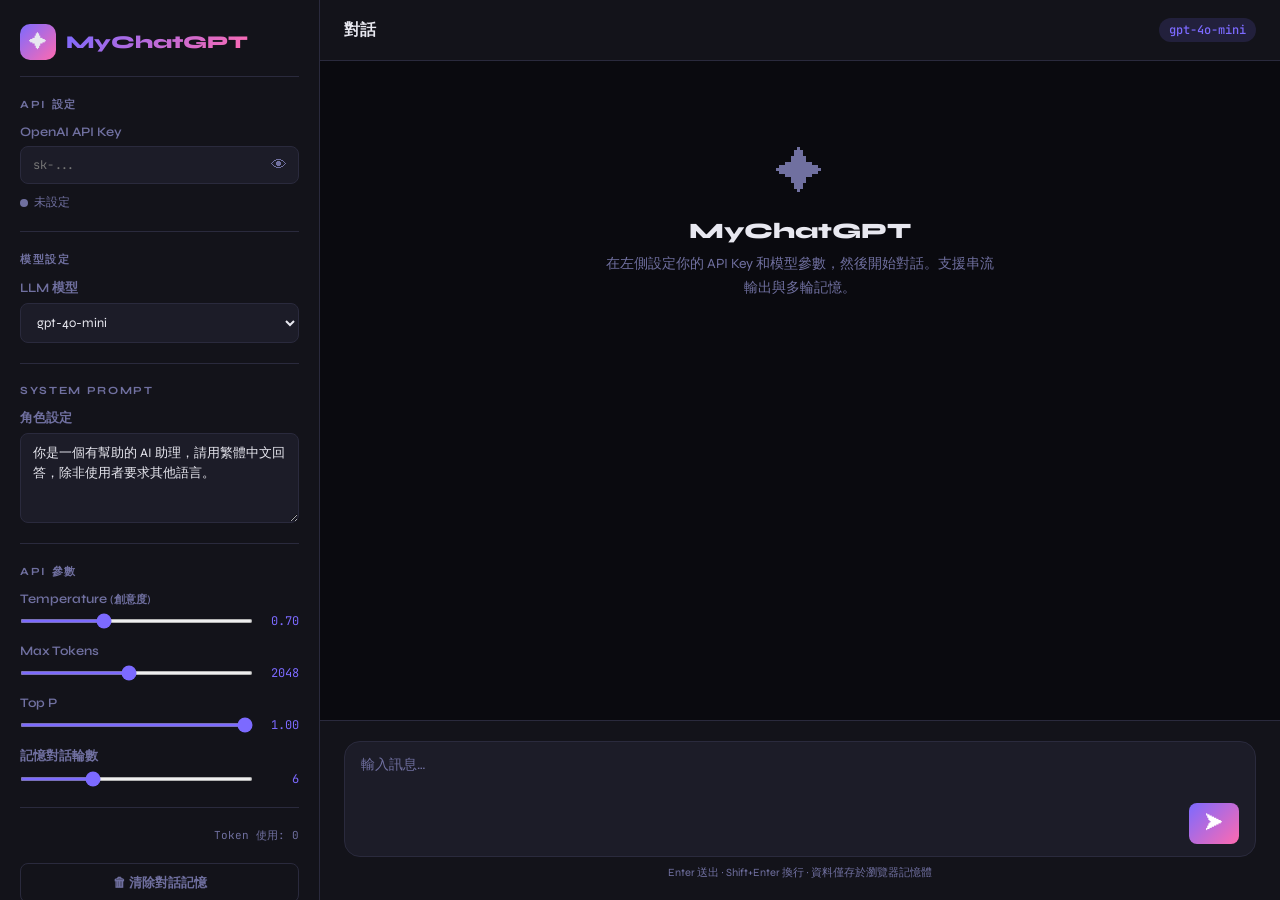
<file: hw1/index.html>
<!DOCTYPE html>
<html lang="zh-TW">
<head>
<meta charset="UTF-8">
<meta name="viewport" content="width=device-width, initial-scale=1.0">
<title>MyChatGPT</title>
<link href="https://fonts.googleapis.com/css2?family=Syne:wght@400;600;700;800&family=JetBrains+Mono:wght@400;500&display=swap" rel="stylesheet">
<style>
  :root {
    --bg: #0a0a0f;
    --surface: #13131a;
    --surface2: #1c1c28;
    --border: #2a2a3d;
    --accent: #7c6aff;
    --accent2: #ff6ab0;
    --text: #e8e8f0;
    --text-muted: #7070a0;
    --user-bubble: #1e1a3a;
    --assistant-bubble: #131320;
    --success: #4ade80;
    --warning: #fbbf24;
    --radius: 16px;
    --radius-sm: 8px;
    --sidebar-width: 320px;
  }

  * { box-sizing: border-box; margin: 0; padding: 0; }

  body {
    font-family: 'Syne', sans-serif;
    background: var(--bg);
    color: var(--text);
    height: 100vh;
    overflow: hidden;
    display: flex;
  }

  /* ── SIDEBAR ── */
  #sidebar {
    width: var(--sidebar-width);
    background: var(--surface);
    border-right: 1px solid var(--border);
    display: flex;
    flex-direction: column;
    padding: 24px 20px;
    gap: 20px;
    overflow-y: auto;
    transition: transform 0.3s ease;
    flex-shrink: 0;
  }

  .sidebar-header {
    display: flex;
    align-items: center;
    gap: 10px;
    padding-bottom: 16px;
    border-bottom: 1px solid var(--border);
  }

  .logo-icon {
    width: 36px; height: 36px;
    background: linear-gradient(135deg, var(--accent), var(--accent2));
    border-radius: 10px;
    display: flex; align-items: center; justify-content: center;
    font-size: 18px;
  }

  .logo-text {
    font-size: 18px; font-weight: 800;
    background: linear-gradient(135deg, var(--accent), var(--accent2));
    -webkit-background-clip: text;
    -webkit-text-fill-color: transparent;
    background-clip: text;
  }

  .section-label {
    font-size: 11px;
    font-weight: 700;
    letter-spacing: 0.15em;
    text-transform: uppercase;
    color: var(--text-muted);
    margin-bottom: 6px;
  }

  .field-group { display: flex; flex-direction: column; gap: 6px; }

  label { font-size: 13px; color: var(--text-muted); font-weight: 600; }

  select, input[type="text"], input[type="number"], input[type="password"], textarea {
    background: var(--surface2);
    border: 1px solid var(--border);
    border-radius: var(--radius-sm);
    color: var(--text);
    font-family: 'Syne', sans-serif;
    font-size: 13px;
    padding: 10px 12px;
    width: 100%;
    outline: none;
    transition: border-color 0.2s, box-shadow 0.2s;
  }
  select:focus, input:focus, textarea:focus {
    border-color: var(--accent);
    box-shadow: 0 0 0 3px rgba(124,106,255,0.15);
  }

  textarea { resize: vertical; min-height: 90px; line-height: 1.5; }

  .api-key-wrapper { position: relative; }
  .api-key-wrapper input { padding-right: 40px; font-family: 'JetBrains Mono', monospace; font-size: 12px; }
  .toggle-key {
    position: absolute; right: 10px; top: 50%; transform: translateY(-50%);
    background: none; border: none; cursor: pointer; color: var(--text-muted);
    font-size: 16px; padding: 2px;
  }

  .range-row {
    display: flex; align-items: center; gap: 10px;
  }
  .range-row input[type="range"] {
    flex: 1; height: 4px; padding: 0; border: none; background: transparent;
    accent-color: var(--accent); cursor: pointer;
  }
  .range-val {
    font-family: 'JetBrains Mono', monospace;
    font-size: 12px; color: var(--accent);
    min-width: 36px; text-align: right;
  }

  .clear-btn {
    background: transparent;
    border: 1px solid var(--border);
    border-radius: var(--radius-sm);
    color: var(--text-muted);
    padding: 10px;
    cursor: pointer;
    font-family: 'Syne', sans-serif;
    font-size: 13px;
    font-weight: 600;
    text-align: center;
    transition: all 0.2s;
  }
  .clear-btn:hover {
    border-color: var(--accent2);
    color: var(--accent2);
    background: rgba(255,106,176,0.08);
  }

  .status-dot {
    width: 8px; height: 8px;
    border-radius: 50%;
    background: var(--text-muted);
    display: inline-block;
    margin-right: 6px;
    transition: background 0.3s;
  }
  .status-dot.ok { background: var(--success); box-shadow: 0 0 8px var(--success); }
  .status-dot.err { background: #f87171; box-shadow: 0 0 8px #f87171; }
  .status-text { font-size: 12px; color: var(--text-muted); }

  /* ── MAIN CHAT ── */
  #main {
    flex: 1;
    display: flex;
    flex-direction: column;
    overflow: hidden;
  }

  #chat-header {
    padding: 18px 24px;
    border-bottom: 1px solid var(--border);
    display: flex;
    align-items: center;
    justify-content: space-between;
    background: var(--surface);
  }

  #chat-header h2 { font-size: 16px; font-weight: 700; color: var(--text); }
  #model-display {
    font-size: 12px;
    background: rgba(124,106,255,0.15);
    color: var(--accent);
    padding: 4px 10px;
    border-radius: 20px;
    font-family: 'JetBrains Mono', monospace;
    font-weight: 500;
  }

  #messages {
    flex: 1;
    overflow-y: auto;
    padding: 24px;
    display: flex;
    flex-direction: column;
    gap: 20px;
    scroll-behavior: smooth;
  }

  #messages::-webkit-scrollbar { width: 6px; }
  #messages::-webkit-scrollbar-track { background: transparent; }
  #messages::-webkit-scrollbar-thumb { background: var(--border); border-radius: 3px; }

  .welcome {
    text-align: center;
    padding: 60px 20px;
    color: var(--text-muted);
  }
  .welcome .big-icon { font-size: 48px; margin-bottom: 16px; }
  .welcome h3 { font-size: 22px; font-weight: 800; color: var(--text); margin-bottom: 8px; }
  .welcome p { font-size: 14px; line-height: 1.7; max-width: 400px; margin: 0 auto; }

  .msg {
    display: flex;
    gap: 14px;
    max-width: 800px;
    animation: fadeIn 0.3s ease;
  }
  @keyframes fadeIn { from { opacity: 0; transform: translateY(10px); } to { opacity: 1; transform: translateY(0); } }

  .msg.user { margin-left: auto; flex-direction: row-reverse; }

  .avatar {
    width: 36px; height: 36px; border-radius: 10px;
    display: flex; align-items: center; justify-content: center;
    font-size: 16px; flex-shrink: 0;
  }
  .user .avatar { background: linear-gradient(135deg, var(--accent), var(--accent2)); }
  .assistant .avatar { background: var(--surface2); border: 1px solid var(--border); }

  .bubble {
    padding: 14px 18px;
    border-radius: var(--radius);
    font-size: 14px;
    line-height: 1.75;
    max-width: calc(100% - 50px);
    word-break: break-word;
  }
  .user .bubble {
    background: var(--user-bubble);
    border: 1px solid rgba(124,106,255,0.3);
    border-top-right-radius: 4px;
  }
  .assistant .bubble {
    background: var(--assistant-bubble);
    border: 1px solid var(--border);
    border-top-left-radius: 4px;
  }

  .bubble code {
    font-family: 'JetBrains Mono', monospace;
    background: rgba(255,255,255,0.06);
    padding: 2px 6px;
    border-radius: 4px;
    font-size: 12px;
    color: #a78bfa;
  }

  .bubble pre {
    background: #0d0d18;
    border: 1px solid var(--border);
    border-radius: var(--radius-sm);
    padding: 14px;
    overflow-x: auto;
    margin: 10px 0;
  }
  .bubble pre code {
    background: none; padding: 0;
    font-size: 12px; color: #c4b5fd;
  }

  .cursor {
    display: inline-block;
    width: 2px; height: 16px;
    background: var(--accent);
    border-radius: 1px;
    animation: blink 0.7s steps(1) infinite;
    vertical-align: middle;
    margin-left: 2px;
  }
  @keyframes blink { 0%, 100% { opacity: 1; } 50% { opacity: 0; } }

  /* ── INPUT AREA ── */
  #input-area {
    padding: 20px 24px;
    background: var(--surface);
    border-top: 1px solid var(--border);
  }

  #input-row {
    display: flex;
    gap: 12px;
    align-items: flex-end;
    background: var(--surface2);
    border: 1px solid var(--border);
    border-radius: var(--radius);
    padding: 12px 16px;
    transition: border-color 0.2s, box-shadow 0.2s;
  }
  #input-row:focus-within {
    border-color: var(--accent);
    box-shadow: 0 0 0 3px rgba(124,106,255,0.12);
  }

  #user-input {
    flex: 1;
    background: transparent;
    border: none;
    color: var(--text);
    font-family: 'Syne', sans-serif;
    font-size: 14px;
    resize: none;
    outline: none;
    max-height: 180px;
    line-height: 1.6;
    padding: 0;
  }
  #user-input::placeholder { color: var(--text-muted); }

  #send-btn {
    background: linear-gradient(135deg, var(--accent), var(--accent2));
    border: none;
    border-radius: var(--radius-sm);
    color: white;
    cursor: pointer;
    padding: 10px 16px;
    font-size: 18px;
    transition: opacity 0.2s, transform 0.15s;
    flex-shrink: 0;
    display: flex; align-items: center; justify-content: center;
  }
  #send-btn:hover { opacity: 0.9; transform: scale(1.05); }
  #send-btn:disabled { opacity: 0.4; cursor: not-allowed; transform: none; }

  #input-hint {
    font-size: 11px; color: var(--text-muted);
    margin-top: 8px; text-align: center;
  }

  /* ── MOBILE TOGGLE ── */
  #sidebar-toggle {
    display: none;
    background: none; border: none;
    color: var(--text); font-size: 22px; cursor: pointer;
  }

  @media (max-width: 768px) {
    #sidebar {
      position: fixed; left: 0; top: 0; bottom: 0; z-index: 100;
      transform: translateX(-100%);
    }
    #sidebar.open { transform: translateX(0); }
    #sidebar-toggle { display: block; }
    #overlay {
      display: none;
      position: fixed; inset: 0; z-index: 99;
      background: rgba(0,0,0,0.6);
    }
    #overlay.show { display: block; }
  }

  .divider {
    border: none;
    border-top: 1px solid var(--border);
  }

  /* Token counter */
  #token-info {
    font-size: 11px; color: var(--text-muted);
    font-family: 'JetBrains Mono', monospace;
    text-align: right;
  }
</style>
</head>
<body>

<div id="overlay" onclick="closeSidebar()"></div>

<!-- SIDEBAR -->
<aside id="sidebar">
  <div class="sidebar-header">
    <div class="logo-icon">✦</div>
    <span class="logo-text">MyChatGPT</span>
  </div>

  <!-- API KEY -->
  <div class="field-group">
    <div class="section-label">API 設定</div>
    <label>OpenAI API Key</label>
    <div class="api-key-wrapper">
      <input type="password" id="api-key" placeholder="sk-..." autocomplete="off">
      <button class="toggle-key" onclick="toggleKey()" title="顯示/隱藏">👁</button>
    </div>
    <div style="display:flex;align-items:center;margin-top:4px;">
      <span class="status-dot" id="key-dot"></span>
      <span class="status-text" id="key-status">未設定</span>
    </div>
  </div>

  <hr class="divider">

  <!-- MODEL -->
  <div class="field-group">
    <div class="section-label">模型設定</div>
    <label>LLM 模型</label>
    <select id="model-select" onchange="updateModelDisplay()">
      <optgroup label="GPT-4o 系列">
        <option value="gpt-4o">gpt-4o</option>
        <option value="gpt-4o-mini" selected>gpt-4o-mini</option>
        <option value="gpt-4o-2024-11-20">gpt-4o-2024-11-20</option>
      </optgroup>
      <optgroup label="GPT-4 系列">
        <option value="gpt-4-turbo">gpt-4-turbo</option>
        <option value="gpt-4">gpt-4</option>
      </optgroup>
      <optgroup label="GPT-3.5 系列">
        <option value="gpt-3.5-turbo">gpt-3.5-turbo</option>
      </optgroup>
      <optgroup label="o 系列 (Reasoning)">
        <option value="o1-mini">o1-mini</option>
        <option value="o3-mini">o3-mini</option>
      </optgroup>
    </select>
  </div>

  <hr class="divider">

  <!-- SYSTEM PROMPT -->
  <div class="field-group">
    <div class="section-label">System Prompt</div>
    <label>角色設定</label>
    <textarea id="system-prompt" placeholder="你是一個有幫助的 AI 助理...">你是一個有幫助的 AI 助理，請用繁體中文回答，除非使用者要求其他語言。</textarea>
  </div>

  <hr class="divider">

  <!-- API PARAMS -->
  <div class="field-group">
    <div class="section-label">API 參數</div>

    <label>Temperature <span style="font-size:11px;color:var(--text-muted)">(創意度)</span></label>
    <div class="range-row">
      <input type="range" id="temperature" min="0" max="2" step="0.05" value="0.7"
        oninput="document.getElementById('temp-val').textContent=parseFloat(this.value).toFixed(2)">
      <span class="range-val" id="temp-val">0.70</span>
    </div>

    <label style="margin-top:8px">Max Tokens</label>
    <div class="range-row">
      <input type="range" id="max-tokens" min="256" max="4096" step="256" value="2048"
        oninput="document.getElementById('tok-val').textContent=this.value">
      <span class="range-val" id="tok-val">2048</span>
    </div>

    <label style="margin-top:8px">Top P</label>
    <div class="range-row">
      <input type="range" id="top-p" min="0" max="1" step="0.05" value="1"
        oninput="document.getElementById('topp-val').textContent=parseFloat(this.value).toFixed(2)">
      <span class="range-val" id="topp-val">1.00</span>
    </div>

    <label style="margin-top:8px">記憶對話輪數</label>
    <div class="range-row">
      <input type="range" id="memory-turns" min="0" max="20" step="1" value="6"
        oninput="document.getElementById('mem-val').textContent=this.value">
      <span class="range-val" id="mem-val">6</span>
    </div>
  </div>

  <hr class="divider">

  <!-- ACTIONS -->
  <div id="token-info">Token 使用: <span id="token-count">0</span></div>
  <button class="clear-btn" onclick="clearChat()">🗑 清除對話記憶</button>
</aside>

<!-- MAIN -->
<main id="main">
  <header id="chat-header">
    <div style="display:flex;align-items:center;gap:12px;">
      <button id="sidebar-toggle" onclick="openSidebar()">☰</button>
      <h2>對話</h2>
    </div>
    <div id="model-display">gpt-4o-mini</div>
  </header>

  <div id="messages">
    <div class="welcome" id="welcome-msg">
      <div class="big-icon">✦</div>
      <h3>MyChatGPT</h3>
      <p>在左側設定你的 API Key 和模型參數，然後開始對話。支援串流輸出與多輪記憶。</p>
    </div>
  </div>

  <div id="input-area">
    <div id="input-row">
      <textarea id="user-input" rows="1" placeholder="輸入訊息…"
        oninput="autoResize(this)"
        onkeydown="handleKey(event)"></textarea>
      <button id="send-btn" onclick="sendMessage()" title="送出 (Enter)">➤</button>
    </div>
    <div id="input-hint">Enter 送出 ∙ Shift+Enter 換行 ∙ 資料僅存於瀏覽器記憶體</div>
  </div>
</main>

<script>
// ── STATE ──
let conversationHistory = [];
let totalTokens = 0;
let isStreaming = false;

// ── API KEY ──
function toggleKey() {
  const el = document.getElementById('api-key');
  el.type = el.type === 'password' ? 'text' : 'password';
}

document.getElementById('api-key').addEventListener('input', function() {
  const dot = document.getElementById('key-dot');
  const status = document.getElementById('key-status');
  if (this.value.startsWith('sk-') && this.value.length > 20) {
    dot.className = 'status-dot ok';
    status.textContent = '已設定';
  } else if (this.value.length > 0) {
    dot.className = 'status-dot err';
    status.textContent = '格式可能有誤';
  } else {
    dot.className = 'status-dot';
    status.textContent = '未設定';
  }
});

// ── MODEL DISPLAY ──
function updateModelDisplay() {
  document.getElementById('model-display').textContent =
    document.getElementById('model-select').value;
}

// ── TEXTAREA AUTO RESIZE ──
function autoResize(el) {
  el.style.height = 'auto';
  el.style.height = Math.min(el.scrollHeight, 180) + 'px';
}

// ── KEYBOARD ──
function handleKey(e) {
  if (e.key === 'Enter' && !e.shiftKey) {
    e.preventDefault();
    sendMessage();
  }
}

// ── CLEAR ──
function clearChat() {
  conversationHistory = [];
  totalTokens = 0;
  document.getElementById('token-count').textContent = '0';
  const msgs = document.getElementById('messages');
  msgs.innerHTML = `
    <div class="welcome" id="welcome-msg">
      <div class="big-icon">✦</div>
      <h3>MyChatGPT</h3>
      <p>對話已清除。重新開始新的對話吧！</p>
    </div>`;
}

// ── RENDER MESSAGE ──
function addMessage(role, content, streaming = false) {
  const welcome = document.getElementById('welcome-msg');
  if (welcome) welcome.remove();

  const msgs = document.getElementById('messages');
  const div = document.createElement('div');
  div.className = `msg ${role}`;
  div.id = streaming ? 'streaming-msg' : undefined;

  const avatar = document.createElement('div');
  avatar.className = 'avatar';
  avatar.textContent = role === 'user' ? '👤' : '✦';

  const bubble = document.createElement('div');
  bubble.className = 'bubble';

  if (streaming) {
    bubble.innerHTML = '<span class="cursor"></span>';
  } else {
    bubble.innerHTML = formatContent(content);
  }

  div.appendChild(avatar);
  div.appendChild(bubble);
  msgs.appendChild(div);
  msgs.scrollTop = msgs.scrollHeight;
  return { div, bubble };
}

function formatContent(text) {
  // Code blocks
  text = text.replace(/```(\w*)\n?([\s\S]*?)```/g, (_, lang, code) =>
    `<pre><code>${escapeHtml(code.trim())}</code></pre>`);
  // Inline code
  text = text.replace(/`([^`]+)`/g, (_, code) => `<code>${escapeHtml(code)}</code>`);
  // Bold
  text = text.replace(/\*\*(.*?)\*\*/g, '<strong>$1</strong>');
  // Newlines
  text = text.replace(/\n/g, '<br>');
  return text;
}

function escapeHtml(s) {
  return s.replace(/&/g,'&amp;').replace(/</g,'&lt;').replace(/>/g,'&gt;');
}

// ── SEND ──
async function sendMessage() {
  if (isStreaming) return;

  const apiKey = document.getElementById('api-key').value.trim();
  if (!apiKey) {
    alert('請先在左側設定 OpenAI API Key！');
    return;
  }

  const input = document.getElementById('user-input');
  const userText = input.value.trim();
  if (!userText) return;

  input.value = '';
  input.style.height = 'auto';
  document.getElementById('send-btn').disabled = true;
  isStreaming = true;

  // Add user message to UI & history
  addMessage('user', userText);
  conversationHistory.push({ role: 'user', content: userText });

  // Trim history to memory window
  const memoryTurns = parseInt(document.getElementById('memory-turns').value);
  const maxMsgs = memoryTurns * 2;
  if (conversationHistory.length > maxMsgs && maxMsgs > 0) {
    conversationHistory = conversationHistory.slice(-maxMsgs);
  }

  // Build messages
  const systemPrompt = document.getElementById('system-prompt').value.trim();
  const messages = [];
  if (systemPrompt) messages.push({ role: 'system', content: systemPrompt });
  messages.push(...conversationHistory);

  // Params
  const model = document.getElementById('model-select').value;
  const temperature = parseFloat(document.getElementById('temperature').value);
  const max_tokens = parseInt(document.getElementById('max-tokens').value);
  const top_p = parseFloat(document.getElementById('top-p').value);

  // Add streaming bubble
  const streamMsg = document.createElement('div');
  streamMsg.className = 'msg assistant';
  const streamAvatar = document.createElement('div');
  streamAvatar.className = 'avatar';
  streamAvatar.textContent = '✦';
  const streamBubble = document.createElement('div');
  streamBubble.className = 'bubble';
  streamBubble.innerHTML = '<span class="cursor"></span>';
  streamMsg.appendChild(streamAvatar);
  streamMsg.appendChild(streamBubble);
  document.getElementById('messages').appendChild(streamMsg);

  let fullText = '';

  try {
    const body = { model, messages, stream: true, max_tokens };
    // o1/o3 don't support temperature / top_p
    if (!model.startsWith('o1') && !model.startsWith('o3')) {
      body.temperature = temperature;
      body.top_p = top_p;
    }

    const resp = await fetch('https://api.openai.com/v1/chat/completions', {
      method: 'POST',
      headers: {
        'Content-Type': 'application/json',
        'Authorization': `Bearer ${apiKey}`
      },
      body: JSON.stringify(body)
    });

    if (!resp.ok) {
      const err = await resp.json();
      throw new Error(err.error?.message || `HTTP ${resp.status}`);
    }

    const reader = resp.body.getReader();
    const decoder = new TextDecoder();

    while (true) {
      const { done, value } = await reader.read();
      if (done) break;
      const chunk = decoder.decode(value, { stream: true });
      const lines = chunk.split('\n');

      for (const line of lines) {
        if (!line.startsWith('data: ')) continue;
        const data = line.slice(6);
        if (data === '[DONE]') break;
        try {
          const parsed = JSON.parse(data);
          const delta = parsed.choices?.[0]?.delta?.content;
          if (delta) {
            fullText += delta;
            streamBubble.innerHTML = formatContent(fullText) + '<span class="cursor"></span>';
            document.getElementById('messages').scrollTop = 999999;
          }
          // Token usage (if returned)
          if (parsed.usage) {
            totalTokens += parsed.usage.total_tokens || 0;
            document.getElementById('token-count').textContent = totalTokens;
          }
        } catch {}
      }
    }

    // Finalize
    streamBubble.innerHTML = formatContent(fullText);
    conversationHistory.push({ role: 'assistant', content: fullText });

  } catch (err) {
    streamBubble.innerHTML = `<span style="color:#f87171">⚠ 錯誤：${err.message}</span>`;
  }

  document.getElementById('send-btn').disabled = false;
  isStreaming = false;
}

// ── MOBILE SIDEBAR ──
function openSidebar() {
  document.getElementById('sidebar').classList.add('open');
  document.getElementById('overlay').classList.add('show');
}
function closeSidebar() {
  document.getElementById('sidebar').classList.remove('open');
  document.getElementById('overlay').classList.remove('show');
}
</script>
</body>
</html>
</file>
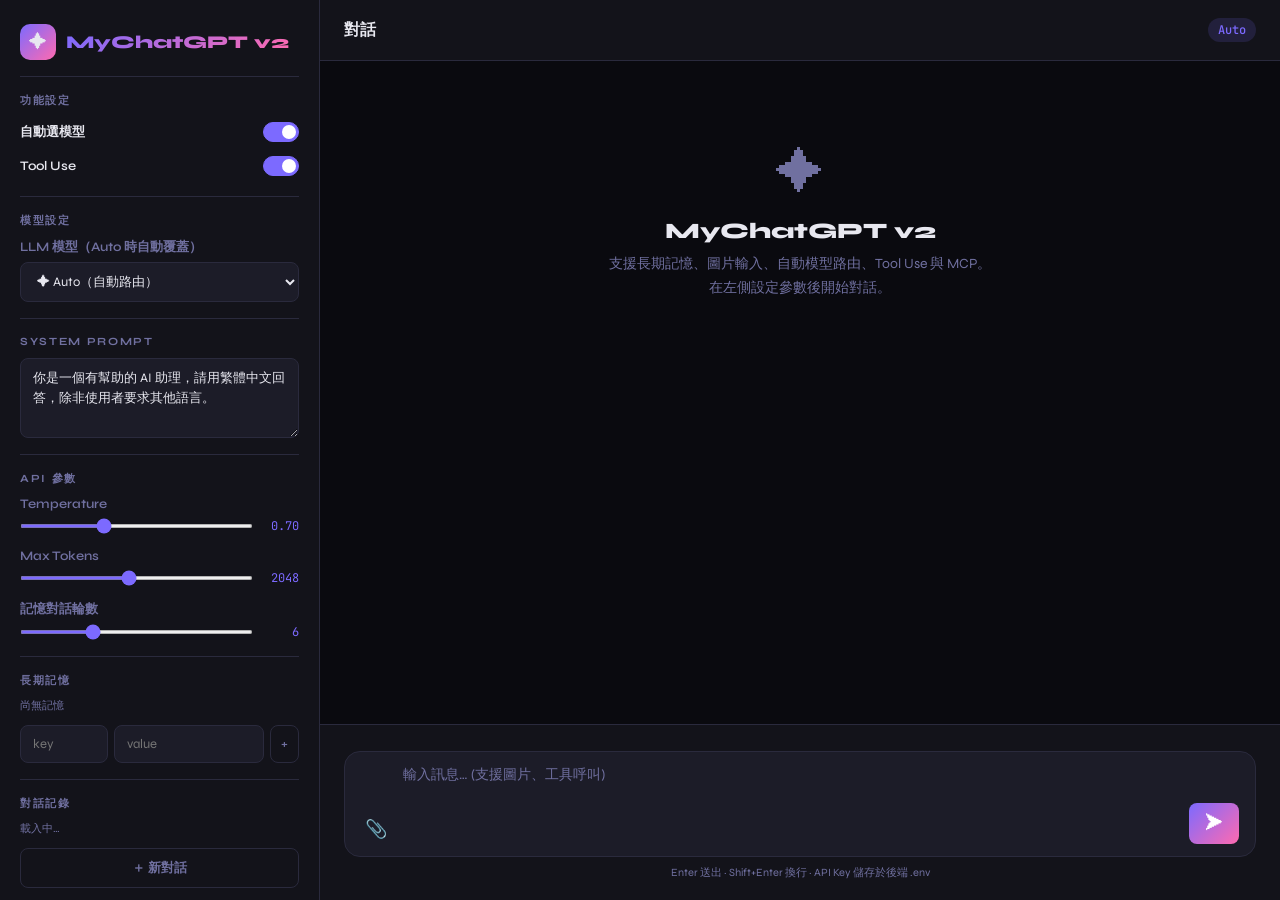
<file: hw2/frontend/index.html>
<!DOCTYPE html>
<html lang="zh-TW">
<head>
<meta charset="UTF-8">
<meta name="viewport" content="width=device-width, initial-scale=1.0">
<title>MyChatGPT v2</title>
<link href="https://fonts.googleapis.com/css2?family=Syne:wght@400;600;700;800&family=JetBrains+Mono:wght@400;500&display=swap" rel="stylesheet">
<link rel="stylesheet" href="style.css">
</head>
<body>

<div id="overlay" onclick="closeSidebar()"></div>

<!-- SIDEBAR -->
<aside id="sidebar">
  <div class="sidebar-header">
    <div class="logo-icon">✦</div>
    <span class="logo-text">MyChatGPT v2</span>
  </div>

  <!-- 功能開關 -->
  <div class="field-group">
    <div class="section-label">功能設定</div>
    <div class="toggle-row">
      <label for="toggle-auto-route">自動選模型</label>
      <label class="toggle">
        <input type="checkbox" id="toggle-auto-route" checked>
        <span class="toggle-slider"></span>
      </label>
    </div>
    <div class="toggle-row">
      <label for="toggle-tools">Tool Use</label>
      <label class="toggle">
        <input type="checkbox" id="toggle-tools" checked>
        <span class="toggle-slider"></span>
      </label>
    </div>
  </div>

  <hr class="divider">

  <!-- 模型設定 -->
  <div class="field-group">
    <div class="section-label">模型設定</div>
    <label>LLM 模型（Auto 時自動覆蓋）</label>
    <select id="model-select">
      <option value="auto" selected>✦ Auto（自動路由）</option>
      <optgroup label="GPT-4o 系列">
        <option value="gpt-4o">gpt-4o</option>
        <option value="gpt-4o-mini">gpt-4o-mini</option>
      </optgroup>
      <optgroup label="o 系列 (Reasoning)">
        <option value="o3-mini">o3-mini</option>
        <option value="o1-mini">o1-mini</option>
      </optgroup>
      <optgroup label="GPT-3.5">
        <option value="gpt-3.5-turbo">gpt-3.5-turbo</option>
      </optgroup>
    </select>
  </div>

  <hr class="divider">

  <!-- System Prompt -->
  <div class="field-group">
    <div class="section-label">System Prompt</div>
    <textarea id="system-prompt">你是一個有幫助的 AI 助理，請用繁體中文回答，除非使用者要求其他語言。</textarea>
  </div>

  <hr class="divider">

  <!-- API 參數 -->
  <div class="field-group">
    <div class="section-label">API 參數</div>

    <label>Temperature</label>
    <div class="range-row">
      <input type="range" id="temperature" min="0" max="2" step="0.05" value="0.7"
        oninput="document.getElementById('temp-val').textContent=parseFloat(this.value).toFixed(2)">
      <span class="range-val" id="temp-val">0.70</span>
    </div>

    <label style="margin-top:8px">Max Tokens</label>
    <div class="range-row">
      <input type="range" id="max-tokens" min="256" max="4096" step="256" value="2048"
        oninput="document.getElementById('tok-val').textContent=this.value">
      <span class="range-val" id="tok-val">2048</span>
    </div>

    <label style="margin-top:8px">記憶對話輪數</label>
    <div class="range-row">
      <input type="range" id="memory-turns" min="0" max="20" step="1" value="6"
        oninput="document.getElementById('mem-val').textContent=this.value">
      <span class="range-val" id="mem-val">6</span>
    </div>
  </div>

  <hr class="divider">

  <!-- Long-term Memory -->
  <div class="field-group">
    <div class="section-label">長期記憶</div>
    <div class="memory-list" id="memory-list">
      <span style="font-size:11px;color:var(--text-muted)">載入中…</span>
    </div>
    <div style="display:flex;gap:6px;margin-top:6px">
      <input type="text" id="mem-key-input" placeholder="key" style="flex:1">
      <input type="text" id="mem-val-input" placeholder="value" style="flex:2">
      <button class="clear-btn" style="width:auto;padding:8px 10px" onclick="addMemory()">+</button>
    </div>
  </div>

  <hr class="divider">

  <!-- 過去對話 -->
  <div class="field-group">
    <div class="section-label">對話記錄</div>
    <div class="conv-list" id="conv-list">
      <span style="font-size:11px;color:var(--text-muted)">載入中…</span>
    </div>
    <button class="clear-btn" style="margin-top:6px" onclick="newChat()">＋ 新對話</button>
  </div>

  <hr class="divider">

  <div id="token-info">Token 使用：<span id="token-count">0</span></div>
  <button class="clear-btn" onclick="clearCurrentChat()">🗑 清除目前對話</button>
</aside>

<!-- MAIN -->
<main id="main">
  <header id="chat-header">
    <div style="display:flex;align-items:center;gap:12px;">
      <button id="sidebar-toggle" onclick="openSidebar()">☰</button>
      <h2>對話</h2>
    </div>
    <div id="model-badge">
      <span id="model-badge-text">Auto</span>
      <div class="model-reason-tooltip" id="model-reason-tooltip">選擇模型中…</div>
    </div>
  </header>

  <div id="messages">
    <div class="welcome" id="welcome-msg">
      <div class="big-icon">✦</div>
      <h3>MyChatGPT v2</h3>
      <p>支援長期記憶、圖片輸入、自動模型路由、Tool Use 與 MCP。<br>在左側設定參數後開始對話。</p>
    </div>
  </div>

  <div id="input-area">
    <div id="image-preview-strip"></div>
    <div id="input-row">
      <button id="attach-btn" title="附加圖片" onclick="triggerImageUpload()">📎</button>
      <input type="file" id="image-file-input" accept="image/*" multiple style="display:none">
      <textarea id="user-input" rows="1" placeholder="輸入訊息… (支援圖片、工具呼叫)"></textarea>
      <button id="send-btn" title="送出 (Enter)">➤</button>
    </div>
    <div id="input-hint">Enter 送出 · Shift+Enter 換行 · API Key 儲存於後端 .env</div>
  </div>
</main>

<script type="module" src="js/app.js"></script>
</body>
</html>
</file>
<file: hw2/frontend/style.css>
/* ── CSS Variables ── */
:root {
  --bg: #0a0a0f;
  --surface: #13131a;
  --surface2: #1c1c28;
  --border: #2a2a3d;
  --accent: #7c6aff;
  --accent2: #ff6ab0;
  --text: #e8e8f0;
  --text-muted: #7070a0;
  --user-bubble: #1e1a3a;
  --assistant-bubble: #131320;
  --success: #4ade80;
  --warning: #fbbf24;
  --radius: 16px;
  --radius-sm: 8px;
  --sidebar-width: 320px;
}

* { box-sizing: border-box; margin: 0; padding: 0; }

body {
  font-family: 'Syne', sans-serif;
  background: var(--bg);
  color: var(--text);
  height: 100vh;
  overflow: hidden;
  display: flex;
}

/* ── SIDEBAR ── */
#sidebar {
  width: var(--sidebar-width);
  background: var(--surface);
  border-right: 1px solid var(--border);
  display: flex;
  flex-direction: column;
  padding: 24px 20px;
  gap: 16px;
  overflow-y: auto;
  transition: transform 0.3s ease;
  flex-shrink: 0;
}

.sidebar-header {
  display: flex;
  align-items: center;
  gap: 10px;
  padding-bottom: 16px;
  border-bottom: 1px solid var(--border);
}

.logo-icon {
  width: 36px; height: 36px;
  background: linear-gradient(135deg, var(--accent), var(--accent2));
  border-radius: 10px;
  display: flex; align-items: center; justify-content: center;
  font-size: 18px;
}

.logo-text {
  font-size: 18px; font-weight: 800;
  background: linear-gradient(135deg, var(--accent), var(--accent2));
  -webkit-background-clip: text;
  -webkit-text-fill-color: transparent;
  background-clip: text;
}

.section-label {
  font-size: 11px;
  font-weight: 700;
  letter-spacing: 0.15em;
  text-transform: uppercase;
  color: var(--text-muted);
  margin-bottom: 4px;
}

.field-group { display: flex; flex-direction: column; gap: 6px; }

label { font-size: 13px; color: var(--text-muted); font-weight: 600; }

select, input[type="text"], input[type="number"], textarea {
  background: var(--surface2);
  border: 1px solid var(--border);
  border-radius: var(--radius-sm);
  color: var(--text);
  font-family: 'Syne', sans-serif;
  font-size: 13px;
  padding: 10px 12px;
  width: 100%;
  outline: none;
  transition: border-color 0.2s, box-shadow 0.2s;
}
select:focus, input:focus, textarea:focus {
  border-color: var(--accent);
  box-shadow: 0 0 0 3px rgba(124,106,255,0.15);
}

textarea { resize: vertical; min-height: 80px; line-height: 1.5; }

.range-row {
  display: flex; align-items: center; gap: 10px;
}
.range-row input[type="range"] {
  flex: 1; height: 4px; padding: 0; border: none; background: transparent;
  accent-color: var(--accent); cursor: pointer;
}
.range-val {
  font-family: 'JetBrains Mono', monospace;
  font-size: 12px; color: var(--accent);
  min-width: 36px; text-align: right;
}

.clear-btn {
  background: transparent;
  border: 1px solid var(--border);
  border-radius: var(--radius-sm);
  color: var(--text-muted);
  padding: 10px;
  cursor: pointer;
  font-family: 'Syne', sans-serif;
  font-size: 13px;
  font-weight: 600;
  text-align: center;
  transition: all 0.2s;
  width: 100%;
}
.clear-btn:hover {
  border-color: var(--accent2);
  color: var(--accent2);
  background: rgba(255,106,176,0.08);
}

.divider { border: none; border-top: 1px solid var(--border); }

/* ── Conversation History ── */
.conv-list { display: flex; flex-direction: column; gap: 4px; }

.conv-item {
  display: flex;
  align-items: center;
  justify-content: space-between;
  padding: 8px 10px;
  border-radius: var(--radius-sm);
  cursor: pointer;
  font-size: 12px;
  color: var(--text-muted);
  transition: all 0.15s;
  border: 1px solid transparent;
}
.conv-item:hover { background: var(--surface2); color: var(--text); }
.conv-item.active {
  background: rgba(124,106,255,0.12);
  border-color: rgba(124,106,255,0.3);
  color: var(--accent);
}
.conv-item-title { flex: 1; overflow: hidden; text-overflow: ellipsis; white-space: nowrap; }
.conv-item-del {
  background: none; border: none; color: var(--text-muted);
  cursor: pointer; font-size: 14px; padding: 2px 4px; border-radius: 4px;
  opacity: 0; transition: opacity 0.15s;
}
.conv-item:hover .conv-item-del { opacity: 1; }
.conv-item-del:hover { color: #f87171; }

/* ── Memory Panel ── */
.memory-list { display: flex; flex-direction: column; gap: 4px; max-height: 160px; overflow-y: auto; }
.memory-item {
  display: flex; align-items: flex-start; gap: 6px;
  padding: 6px 8px;
  background: var(--surface2);
  border-radius: var(--radius-sm);
  font-size: 11px;
}
.memory-key { color: var(--accent); font-weight: 700; min-width: 60px; word-break: break-all; }
.memory-val { color: var(--text-muted); flex: 1; word-break: break-word; }
.memory-del {
  background: none; border: none; color: var(--text-muted);
  cursor: pointer; font-size: 12px; padding: 0 2px;
}
.memory-del:hover { color: #f87171; }

/* ── Toggle Row ── */
.toggle-row {
  display: flex; align-items: center; justify-content: space-between;
  padding: 4px 0;
}
.toggle-row label { font-size: 13px; color: var(--text); font-weight: 600; }

.toggle {
  position: relative; width: 36px; height: 20px;
  cursor: pointer;
}
.toggle input { opacity: 0; width: 0; height: 0; }
.toggle-slider {
  position: absolute; inset: 0;
  background: var(--surface2);
  border: 1px solid var(--border);
  border-radius: 20px;
  transition: 0.2s;
}
.toggle-slider::before {
  content: "";
  position: absolute; left: 2px; top: 2px;
  width: 14px; height: 14px;
  background: var(--text-muted);
  border-radius: 50%;
  transition: 0.2s;
}
.toggle input:checked + .toggle-slider { background: var(--accent); border-color: var(--accent); }
.toggle input:checked + .toggle-slider::before {
  transform: translateX(16px);
  background: white;
}

/* ── Token Info ── */
#token-info {
  font-size: 11px; color: var(--text-muted);
  font-family: 'JetBrains Mono', monospace;
}

/* ── MAIN CHAT ── */
#main {
  flex: 1;
  display: flex;
  flex-direction: column;
  overflow: hidden;
}

#chat-header {
  padding: 18px 24px;
  border-bottom: 1px solid var(--border);
  display: flex;
  align-items: center;
  justify-content: space-between;
  background: var(--surface);
  gap: 12px;
}

#chat-header h2 { font-size: 16px; font-weight: 700; color: var(--text); }

#model-badge {
  display: flex; align-items: center; gap: 6px;
  font-size: 12px;
  background: rgba(124,106,255,0.15);
  color: var(--accent);
  padding: 4px 10px;
  border-radius: 20px;
  font-family: 'JetBrains Mono', monospace;
  font-weight: 500;
  cursor: default;
  position: relative;
}
#model-badge:hover .model-reason-tooltip { display: block; }
.model-reason-tooltip {
  display: none;
  position: absolute;
  top: calc(100% + 6px);
  right: 0;
  background: var(--surface);
  border: 1px solid var(--border);
  border-radius: var(--radius-sm);
  padding: 8px 12px;
  font-size: 11px;
  color: var(--text-muted);
  white-space: nowrap;
  z-index: 10;
  font-family: 'Syne', sans-serif;
}

#messages {
  flex: 1;
  overflow-y: auto;
  padding: 24px;
  display: flex;
  flex-direction: column;
  gap: 20px;
  scroll-behavior: smooth;
}

#messages::-webkit-scrollbar { width: 6px; }
#messages::-webkit-scrollbar-track { background: transparent; }
#messages::-webkit-scrollbar-thumb { background: var(--border); border-radius: 3px; }

.welcome {
  text-align: center;
  padding: 60px 20px;
  color: var(--text-muted);
}
.welcome .big-icon { font-size: 48px; margin-bottom: 16px; }
.welcome h3 { font-size: 22px; font-weight: 800; color: var(--text); margin-bottom: 8px; }
.welcome p { font-size: 14px; line-height: 1.7; max-width: 400px; margin: 0 auto; }

/* ── Messages ── */
.msg {
  display: flex;
  gap: 14px;
  max-width: 820px;
  animation: fadeIn 0.3s ease;
}
@keyframes fadeIn { from { opacity: 0; transform: translateY(8px); } to { opacity: 1; transform: translateY(0); } }

.msg.user { margin-left: auto; flex-direction: row-reverse; }

.avatar {
  width: 36px; height: 36px; border-radius: 10px;
  display: flex; align-items: center; justify-content: center;
  font-size: 16px; flex-shrink: 0;
}
.user .avatar { background: linear-gradient(135deg, var(--accent), var(--accent2)); }
.assistant .avatar { background: var(--surface2); border: 1px solid var(--border); }

.bubble {
  padding: 14px 18px;
  border-radius: var(--radius);
  font-size: 14px;
  line-height: 1.75;
  max-width: calc(100% - 50px);
  word-break: break-word;
}
.user .bubble {
  background: var(--user-bubble);
  border: 1px solid rgba(124,106,255,0.3);
  border-top-right-radius: 4px;
}
.assistant .bubble {
  background: var(--assistant-bubble);
  border: 1px solid var(--border);
  border-top-left-radius: 4px;
}

.bubble code {
  font-family: 'JetBrains Mono', monospace;
  background: rgba(255,255,255,0.06);
  padding: 2px 6px;
  border-radius: 4px;
  font-size: 12px;
  color: #a78bfa;
}
.bubble pre {
  background: #0d0d18;
  border: 1px solid var(--border);
  border-radius: var(--radius-sm);
  padding: 14px;
  overflow-x: auto;
  margin: 10px 0;
}
.bubble pre code { background: none; padding: 0; font-size: 12px; color: #c4b5fd; }

/* ── Image in bubble ── */
.bubble img.attached-image {
  max-width: 300px;
  max-height: 200px;
  border-radius: var(--radius-sm);
  margin-top: 8px;
  display: block;
}

/* ── Tool Call Card ── */
.tool-card {
  background: rgba(124,106,255,0.08);
  border: 1px solid rgba(124,106,255,0.25);
  border-radius: var(--radius-sm);
  padding: 10px 14px;
  margin: 6px 0;
  font-size: 12px;
  font-family: 'JetBrains Mono', monospace;
}
.tool-card-header {
  display: flex; align-items: center; gap: 8px;
  color: var(--accent); font-weight: 700;
  cursor: pointer;
  user-select: none;
}
.tool-card-body {
  margin-top: 8px;
  color: var(--text-muted);
  border-top: 1px solid rgba(124,106,255,0.15);
  padding-top: 8px;
  white-space: pre-wrap;
}
.tool-card-body.hidden { display: none; }

/* ── Cursor ── */
.cursor {
  display: inline-block;
  width: 2px; height: 16px;
  background: var(--accent);
  border-radius: 1px;
  animation: blink 0.7s steps(1) infinite;
  vertical-align: middle;
  margin-left: 2px;
}
@keyframes blink { 0%, 100% { opacity: 1; } 50% { opacity: 0; } }

/* ── INPUT AREA ── */
#input-area {
  padding: 16px 24px 20px;
  background: var(--surface);
  border-top: 1px solid var(--border);
}

/* Image preview strip */
#image-preview-strip {
  display: flex; gap: 8px; flex-wrap: wrap;
  margin-bottom: 10px;
}
.img-preview-item {
  position: relative;
}
.img-preview-item img {
  width: 64px; height: 64px;
  object-fit: cover;
  border-radius: var(--radius-sm);
  border: 1px solid var(--border);
}
.img-preview-item .remove-img {
  position: absolute; top: -6px; right: -6px;
  width: 18px; height: 18px;
  background: #f87171;
  border: none; border-radius: 50%;
  color: white; font-size: 10px;
  cursor: pointer; display: flex; align-items: center; justify-content: center;
}

#input-row {
  display: flex;
  gap: 12px;
  align-items: flex-end;
  background: var(--surface2);
  border: 1px solid var(--border);
  border-radius: var(--radius);
  padding: 12px 16px;
  transition: border-color 0.2s, box-shadow 0.2s;
}
#input-row:focus-within {
  border-color: var(--accent);
  box-shadow: 0 0 0 3px rgba(124,106,255,0.12);
}

#attach-btn {
  background: none; border: none;
  color: var(--text-muted); font-size: 18px;
  cursor: pointer; padding: 4px;
  transition: color 0.2s;
  flex-shrink: 0;
}
#attach-btn:hover { color: var(--accent); }

#user-input {
  flex: 1;
  background: transparent;
  border: none;
  color: var(--text);
  font-family: 'Syne', sans-serif;
  font-size: 14px;
  resize: none;
  outline: none;
  max-height: 180px;
  line-height: 1.6;
  padding: 0;
}
#user-input::placeholder { color: var(--text-muted); }

#send-btn {
  background: linear-gradient(135deg, var(--accent), var(--accent2));
  border: none;
  border-radius: var(--radius-sm);
  color: white;
  cursor: pointer;
  padding: 10px 16px;
  font-size: 18px;
  transition: opacity 0.2s, transform 0.15s;
  flex-shrink: 0;
  display: flex; align-items: center; justify-content: center;
}
#send-btn:hover { opacity: 0.9; transform: scale(1.05); }
#send-btn:disabled { opacity: 0.4; cursor: not-allowed; transform: none; }

#input-hint {
  font-size: 11px; color: var(--text-muted);
  margin-top: 8px; text-align: center;
}

/* ── Toast ── */
.toast {
  position: fixed; bottom: 80px; left: 50%; transform: translateX(-50%);
  background: var(--surface);
  border: 1px solid var(--border);
  border-radius: var(--radius-sm);
  padding: 10px 20px;
  font-size: 13px; color: var(--text);
  z-index: 200;
  animation: toastIn 0.2s ease, toastOut 0.3s ease 2.5s forwards;
}
.toast.success { border-color: var(--success); color: var(--success); }
.toast.error { border-color: #f87171; color: #f87171; }
@keyframes toastIn { from { opacity: 0; transform: translateX(-50%) translateY(10px); } to { opacity: 1; transform: translateX(-50%) translateY(0); } }
@keyframes toastOut { to { opacity: 0; transform: translateX(-50%) translateY(10px); } }

/* ── Mobile ── */
#sidebar-toggle {
  display: none;
  background: none; border: none;
  color: var(--text); font-size: 22px; cursor: pointer;
}
#overlay {
  display: none;
  position: fixed; inset: 0; z-index: 99;
  background: rgba(0,0,0,0.6);
}
#overlay.show { display: block; }

@media (max-width: 768px) {
  #sidebar {
    position: fixed; left: 0; top: 0; bottom: 0; z-index: 100;
    transform: translateX(-100%);
  }
  #sidebar.open { transform: translateX(0); }
  #sidebar-toggle { display: block; }
}
</file>
